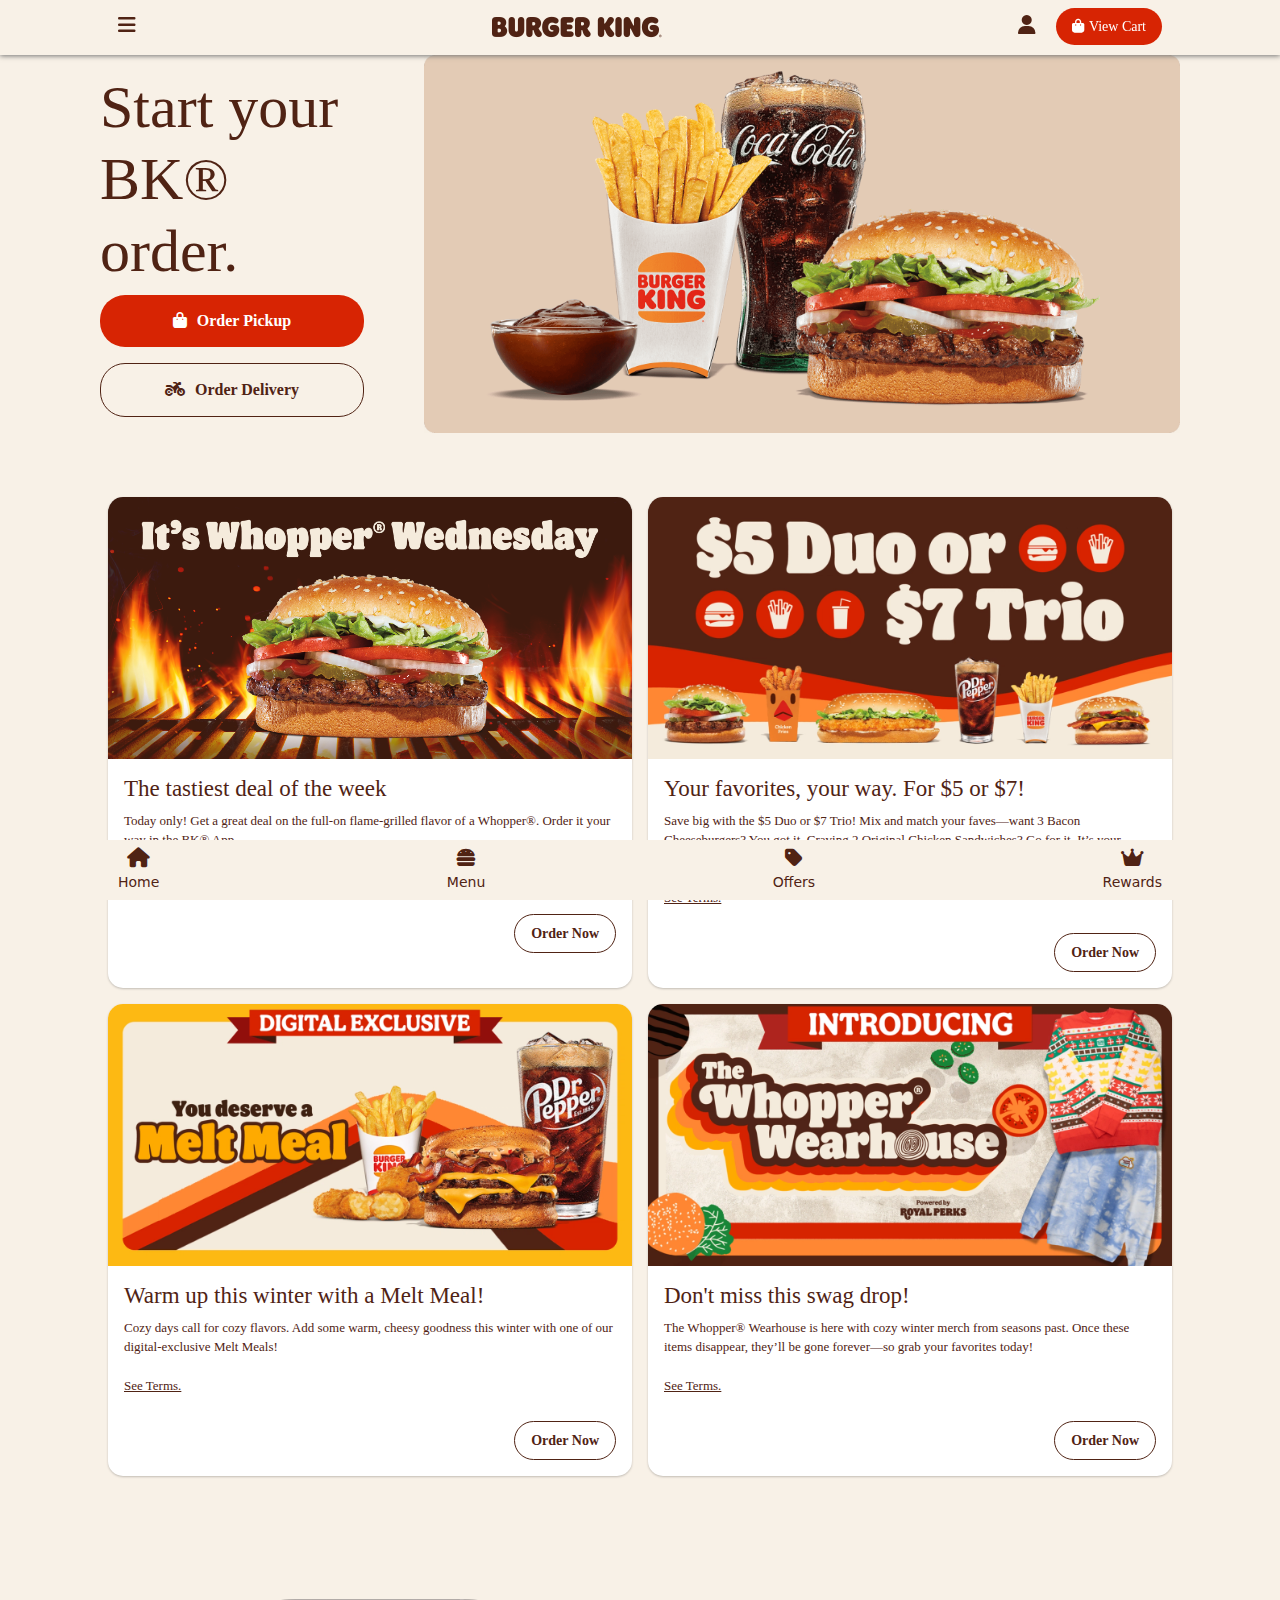
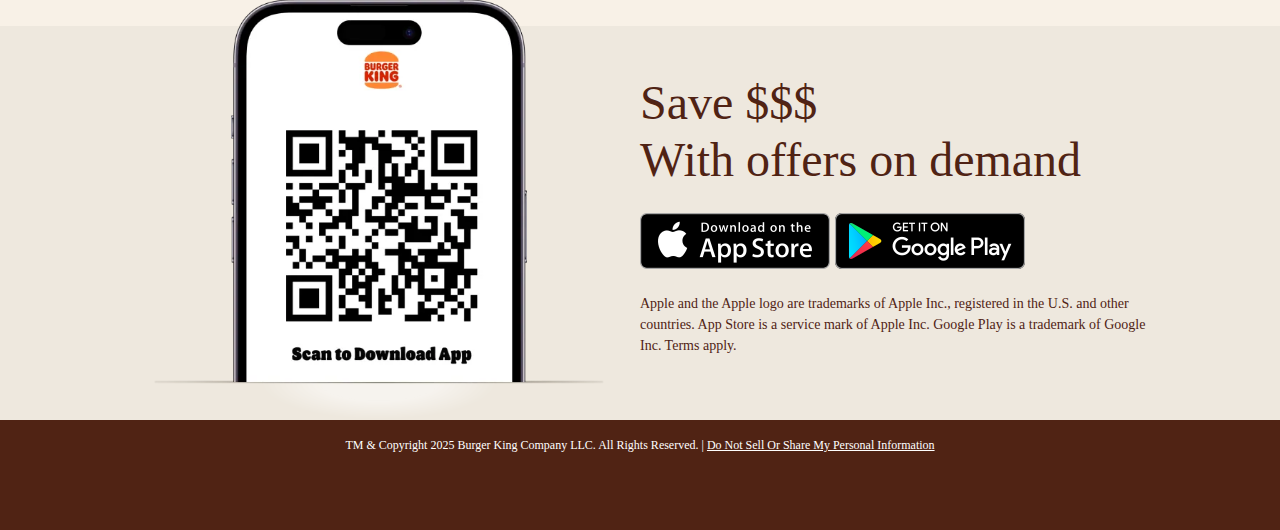
<file: index.html>
<!DOCTYPE html>
<html lang="en">
  <head>
    <meta charset="UTF-8" />
    <meta name="viewport" content="width=device-width, initial-scale=1.0" />
    <link
      href="https://cdn.jsdelivr.net/npm/bootstrap@5.3.3/dist/css/bootstrap.min.css"
      rel="stylesheet"
      integrity="sha384-QWTKZyjpPEjISv5WaRU9OFeRpok6YctnYmDr5pNlyT2bRjXh0JMhjY6hW+ALEwIH"
      crossorigin="anonymous"
    />
    <!-- Fontawesome Link -->
    <link
      rel="stylesheet"
      href="https://cdnjs.cloudflare.com/ajax/libs/font-awesome/6.7.2/css/all.min.css"
      integrity="sha512-Evv84Mr4kqVGRNSgIGL/F/aIDqQb7xQ2vcrdIwxfjThSH8CSR7PBEakCr51Ck+w+/U6swU2Im1vVX0SVk9ABhg=="
      crossorigin="anonymous"
      referrerpolicy="no-referrer"
    />
    <!-- External CSS File Link -->
    <link rel="stylesheet" href="./style.css" />
    <!-- Favicon -->
    <link
      rel="icon"
      type="image/x-icon"
      href="./images/logos & icons/bk-favicon.png"
    />
    <title>Burger King</title>
  </head>
  <body>

    <main>
      <!-- header start -->
      <section class="header">
        <div class="navbar container-lg px-lg-5 px-md-0 px-sm-0">
            <div class="menu">
              <a href="./pages/menu.html">
                <i class="fa-solid fa-bars header-icons"></i>
              </a>
              </div>
              <div class="logo-container">
                <img src="./images/logos & icons/bk-logo.png" alt="" class="logo" />
              </div>
              <div class="cart">
                <div class="acc-section mx-auto">
                  <label for="click"><i class="fa-solid fa-user header-icons"></i></label>
                  <input type="checkbox" id="click">
                  <div class="account container-fluid py-5">
                    <img src="./images/logos & icons/royal-perks-logo-acc.svg" alt="">
                    <p>Sign Up or Sign In</p>
                    <hr />
                    <div class="login-btns d-flex flex-column gap-3 justify-content-center align-items-center">
                      <div class="log-btn">
                        <i class="fa-brands fa-google"></i>
                        Continue with Google
                      </div>
                      <div class="log-btn">
                        <i class="fa-brands fa-apple"></i>
                        Continue with Apple
                      </div>
                      <div class="log-btn">
                        <i class="fa-solid fa-envelope"></i>
                        Continue with Email
                      </div>
                    </div>
                    <label for="click"><i class="fa-solid fa-xmark close"></i></label>
                  </div>
                </div>
                <button class="cart-btn">
                  <i class="fa-solid fa-bag-shopping"></i>View Cart
                </button>
              </div>
        </div>
      </section>
      <!-- header end -->

      <!-- body start -->
      <section class="body-container">
        <section class="hero-section container mx-auto">
          <div class="left d-flex flex-column justify-content-center mx-sm-auto">
            <h1 class="heading">Start your BK® order.</h1>
            <div class="btns-container d-flex flex-column gap-3">
              <button class="btns order-btn">
                <i class="fa-solid fa-bag-shopping"></i>Order Pickup
              </button>
              <button class="btns delivery-btn">
                <i class="fa-solid fa-motorcycle"></i>Order Delivery
              </button>
            </div>
          </div>
          <div class="right">
            <img src="./images/banners/hero-sec-banner.png" alt="" />
          </div>
        </section>
        <section class="deals-container mt-5 row g-3 container mx-auto">
          <div class="d-container col-lg-6 col-md-12 col-sm-12">
            <div class="deal bg-white">
              <div class="banner">
                <img src="./images/banners/deal-1.png" alt="">
              </div>
              <div class="description p-3">
                <h3 class="d-heading">The tastiest deal of the week</h3>
                <p class="d-detail">Today only! Get a great deal on the full-on flame-grilled flavor of a Whopper®. Order it your way in the BK® App.</p>
                <a href="#" class="d-terms">See Terms.</a>
                <div class="btn-cont d-flex justify-content-end mt-4">
                  <button class="btns d-btn">Order Now</button>
                </div>
              </div>
            </div>
          </div>
          <div class="d-container col-lg-6 col-md-12 col-sm-12">
            <div class="deal bg-white">
              <div class="banner">
                <img src="./images/banners/deal-2.png" alt="">
              </div>
              <div class="description p-3">
                <h3 class="d-heading">Your favorites, your way. For $5 or $7!</h3>
                <p class="d-detail">Save big with the $5 Duo or $7 Trio! Mix and match your faves—want 3 Bacon Cheeseburgers? You got it. Craving 2 Original Chicken Sandwiches? Go for it. It’s your choice—so Have It Your Way</p>
                <a href="#" class="d-terms">See Terms.</a>
                <div class="btn-cont d-flex justify-content-end mt-4">
                  <button class="btns d-btn">Order Now</button>
                </div>
              </div>
            </div>
          </div>
          <div class="d-container col-lg-6 col-md-12 col-sm-12">
            <div class="deal bg-white">
              <div class="banner">
                <img src="./images/banners/deal-3.png" alt="">
              </div>
              <div class="description p-3">
                <h3 class="d-heading">Warm up this winter with a Melt Meal!</h3>
                <p class="d-detail">Cozy days call for cozy flavors. Add some warm, cheesy goodness this winter with one of our digital-exclusive Melt Meals! </p>
                <a href="#" class="d-terms">See Terms.</a>
                <div class="btn-cont d-flex justify-content-end mt-4">
                  <button class="btns d-btn">Order Now</button>
                </div>
              </div>
            </div>
          </div>
          <div class="d-container col-lg-6 col-md-12 col-sm-12">
            <div class="deal bg-white">
              <div class="banner">
                <img src="./images/banners/deal-4.png" alt="">
              </div>
              <div class="description p-3">
                <h3 class="d-heading">Don't miss this swag drop!</h3>
                <p class="d-detail">The Whopper® Wearhouse is here with cozy winter merch from seasons past. Once these items disappear, they’ll be gone forever—so grab your favorites today!</p>
                <a href="#" class="d-terms">See Terms.</a>
                <div class="btn-cont d-flex justify-content-end mt-4">
                  <button class="btns d-btn">Order Now</button>
                </div>
              </div>
            </div>
          </div>
          </div>
        </section>
        <section class="app-section mx-auto">
          <div class="container px-lg-5 px-md-0 px-sm-0 d-flex align-items-center">
            <div class="left">
              <img src="./images/banners/app.png" alt="" class="app-banner">
              <img src="./images/banners/res-app.png" alt="" class="responsive-app">
            </div>
            <div class="right">
              <h1 class="heading app-heading">
                Save $$$<br />
                With offers on demand</h1>
                <div class="platforms my-4">
                  <img src="./images/logos & icons/app-store.png" alt="">
                  <img src="./images/logos & icons/google-play.png" alt="">
                </div>
                <p class="d-detail app-detail">Apple and the Apple logo are trademarks of Apple Inc., registered in the U.S. and other countries. App Store is a service mark of Apple Inc. Google Play is a trademark of Google Inc. Terms apply.</p>
            </div>
          </div>
        </section>
        <section class="copy py-3">
          <p class="copy-detail text-center text-white">
            TM & Copyright 2025 Burger King Company LLC. All Rights Reserved. | <a href="#" class="text-white">Do Not Sell Or Share My Personal Information</a>
          </p>
        </section>
      </section>
      <!-- body end -->

      <!-- footer start-->
      <footer class="container-fluid py-2">
        <div class="container foot-resp justify-content-between d-flex px-lg-5">
          <div class="nav-cont text-center">
            <i class="fa-solid fa-house"></i>
            <p>Home</p>
          </div>
          <div class="nav-cont text-center">
            <i class="fa-solid fa-burger"></i>
            <p>Menu</p>
          </div>
          <div class="nav-cont text-center">
            <i class="fa-solid fa-tag"></i>
            <p>Offers</p>
          </div>
          <div class="nav-cont text-center">
            <i class="fa-solid fa-crown"></i>
            <p>Rewards</p>
          </div>
        </div>
      </footer>
      <!-- footer end -->
    </main>

  </body>
  <script
    src="https://cdn.jsdelivr.net/npm/@popperjs/core@2.11.8/dist/umd/popper.min.js"
    integrity="sha384-I7E8VVD/ismYTF4hNIPjVp/Zjvgyol6VFvRkX/vR+Vc4jQkC+hVqc2pM8ODewa9r"
    crossorigin="anonymous"
  ></script>
  <script
    src="https://cdn.jsdelivr.net/npm/bootstrap@5.3.3/dist/js/bootstrap.min.js"
    integrity="sha384-0pUGZvbkm6XF6gxjEnlmuGrJXVbNuzT9qBBavbLwCsOGabYfZo0T0to5eqruptLy"
    crossorigin="anonymous"
  ></script>
</html>
</file>
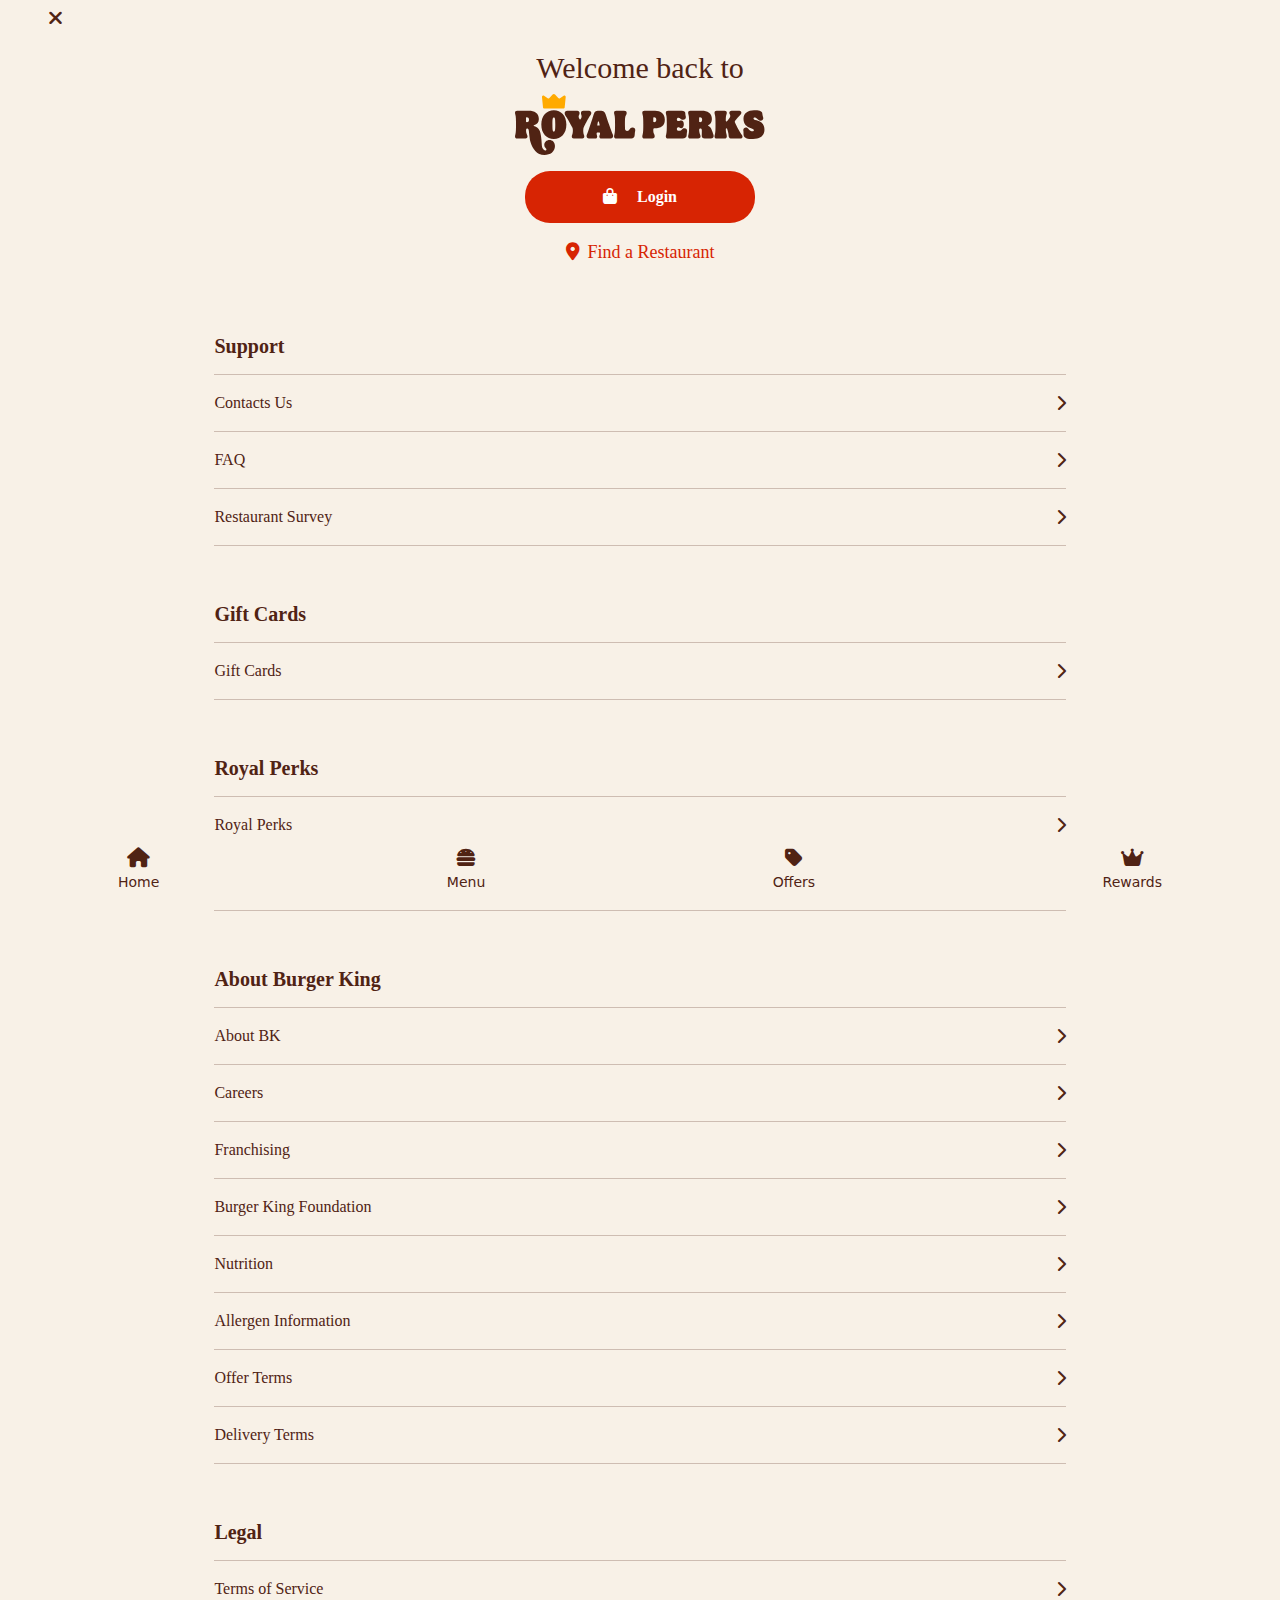
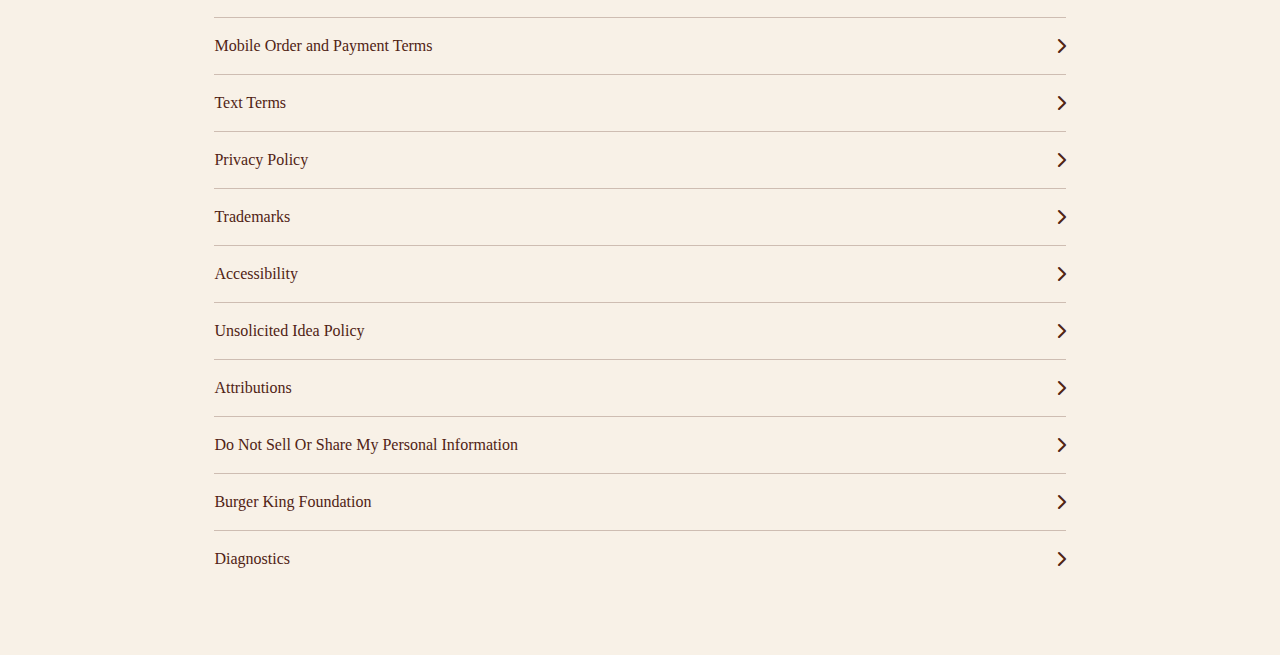
<file: pages/menu.html>
<!DOCTYPE html>
<html lang="en">
  <head>
    <meta charset="UTF-8" />
    <meta name="viewport" content="width=device-width, initial-scale=1.0" />
    <link
      href="https://cdn.jsdelivr.net/npm/bootstrap@5.3.3/dist/css/bootstrap.min.css"
      rel="stylesheet"
      integrity="sha384-QWTKZyjpPEjISv5WaRU9OFeRpok6YctnYmDr5pNlyT2bRjXh0JMhjY6hW+ALEwIH"
      crossorigin="anonymous"
    />
    <!-- Fontawesome Link -->
    <link
      rel="stylesheet"
      href="https://cdnjs.cloudflare.com/ajax/libs/font-awesome/6.7.2/css/all.min.css"
      integrity="sha512-Evv84Mr4kqVGRNSgIGL/F/aIDqQb7xQ2vcrdIwxfjThSH8CSR7PBEakCr51Ck+w+/U6swU2Im1vVX0SVk9ABhg=="
      crossorigin="anonymous"
      referrerpolicy="no-referrer"
    />
    <!-- External CSS File Link -->
    <link rel="stylesheet" href="../style.css" />
    <!-- Favicon -->
    <link
      rel="icon"
      type="image/x-icon"
      href="../images/logos & icons/bk-favicon.png"
    />
    <title>My Account</title>
  </head>
  <body>
    <main class="ac-page">
      <section class="body-container container-lg px-lg-5 px-md-0 px-sm-0">
        <div class="close-home py-2">
          <a href="../index.html"><i class="fa-solid fa-xmark"></i></a>
        </div>
        <div class="content">
          <h2 class="ac-heading">Welcome back to</h2>
          <img
            src="../images/logos & icons/royal-perks-logo-acc.svg"
            alt=""
            class="ac-img"
          />
          <button class="btns order-btn my-3">
            <i class="fa-solid fa-bag-shopping"></i>Login
          </button>
          <div class="find d-flex align-items-center gap-2">
            <i class="fa-solid fa-location-dot"></i>
            Find a Restaurant
          </div>
          <div class="links container px-lg-5 px-sm-0 px-md-0 py-5 mx-auto">
            <div class="link-container">
              <h4 class="text-start link-heading">Support</h4>
              <hr />
              <p
                class="link-p d-flex justify-content-between align-items-center"
              >
                Contacts Us <i class="fa-solid fa-chevron-right"></i>
              </p>
              <hr />
              <p
                class="link-p d-flex justify-content-between align-items-center"
              >
                FAQ <i class="fa-solid fa-chevron-right"></i>
              </p>
              <hr />
              <p
                class="link-p d-flex justify-content-between align-items-center"
              >
                Restaurant Survey <i class="fa-solid fa-chevron-right"></i>
              </p>
              <hr />
            </div>
            <div class="link-container">
              <h4 class="text-start link-heading">Gift Cards</h4>
              <hr />
              <p
                class="link-p d-flex justify-content-between align-items-center"
              >
                Gift Cards <i class="fa-solid fa-chevron-right"></i>
              </p>
              <hr />
            </div>
            <div class="link-container">
              <h4 class="text-start link-heading">Royal Perks</h4>
              <hr />
              <p
                class="link-p d-flex justify-content-between align-items-center"
              >
                Royal Perks <i class="fa-solid fa-chevron-right"></i>
              </p>
              <hr />
              <p
                class="link-p d-flex justify-content-between align-items-center"
              >
                Royal Perks Terms of Service
                <i class="fa-solid fa-chevron-right"></i>
              </p>
              <hr />
            </div>
            <div class="link-container">
              <h4 class="text-start link-heading">About Burger King</h4>
              <hr />
              <p
                class="link-p d-flex justify-content-between align-items-center"
              >
                About BK <i class="fa-solid fa-chevron-right"></i>
              </p>
              <hr />
              <p
                class="link-p d-flex justify-content-between align-items-center"
              >
                Careers
                <i class="fa-solid fa-chevron-right"></i>
              </p>
              <hr />
              <p
                class="link-p d-flex justify-content-between align-items-center"
              >
                Franchising
                <i class="fa-solid fa-chevron-right"></i>
              </p>
              <hr />
              <p
                class="link-p d-flex justify-content-between align-items-center"
              >
                Burger King Foundation
                <i class="fa-solid fa-chevron-right"></i>
              </p>
              <hr />
              <p
                class="link-p d-flex justify-content-between align-items-center"
              >
                Nutrition
                <i class="fa-solid fa-chevron-right"></i>
              </p>
              <hr />
              <p
                class="link-p d-flex justify-content-between align-items-center"
              >
                Allergen Information
                <i class="fa-solid fa-chevron-right"></i>
              </p>
              <hr />
              <p
                class="link-p d-flex justify-content-between align-items-center"
              >
                Offer Terms
                <i class="fa-solid fa-chevron-right"></i>
              </p>
              <hr />
              <p
                class="link-p d-flex justify-content-between align-items-center"
              >
                Delivery Terms
                <i class="fa-solid fa-chevron-right"></i>
              </p>
              <hr />
            </div>
            <div class="link-container">
              <h4 class="text-start link-heading">Legal</h4>
              <hr />
              <p
                class="link-p d-flex justify-content-between align-items-center"
              >
                Terms of Service <i class="fa-solid fa-chevron-right"></i>
              </p>
              <hr />
              <p
                class="link-p d-flex justify-content-between align-items-center"
              >
                Mobile Order and Payment Terms
                <i class="fa-solid fa-chevron-right"></i>
              </p>
              <hr />
              <p
                class="link-p d-flex justify-content-between align-items-center"
              >
                Text Terms
                <i class="fa-solid fa-chevron-right"></i>
              </p>
              <hr />
              <p
                class="link-p d-flex justify-content-between align-items-center"
              >
                Privacy Policy
                <i class="fa-solid fa-chevron-right"></i>
              </p>
              <hr />
              <p
                class="link-p d-flex justify-content-between align-items-center"
              >
                Trademarks
                <i class="fa-solid fa-chevron-right"></i>
              </p>
              <hr />
              <p
                class="link-p d-flex justify-content-between align-items-center"
              >
                Accessibility
                <i class="fa-solid fa-chevron-right"></i>
              </p>
              <hr />
              <p
                class="link-p d-flex justify-content-between align-items-center"
              >
                Unsolicited Idea Policy
                <i class="fa-solid fa-chevron-right"></i>
              </p>
              <hr />
              <p
                class="link-p d-flex justify-content-between align-items-center"
              >
                Attributions
                <i class="fa-solid fa-chevron-right"></i>
              </p>
              <hr />
              <p
                class="link-p d-flex justify-content-between align-items-center"
              >
                Do Not Sell Or Share My Personal Information
                <i class="fa-solid fa-chevron-right"></i>
              </p>
              <hr />
              <p
                class="link-p d-flex justify-content-between align-items-center"
              >
                Burger King Foundation
                <i class="fa-solid fa-chevron-right"></i>
              </p>
              <hr />
              <p
                class="link-p d-flex justify-content-between align-items-center"
              >
                Diagnostics

                <i class="fa-solid fa-chevron-right"></i>
              </p>
            </div>
          </div>
        </div>
      </section>
      <footer class="container-fluid py-2">
        <div class="container foot-resp justify-content-between d-flex px-lg-5">
          <div class="nav-cont text-center">
            <i class="fa-solid fa-house"></i>
            <p>Home</p>
          </div>
          <div class="nav-cont text-center">
            <i class="fa-solid fa-burger"></i>
            <p>Menu</p>
          </div>
          <div class="nav-cont text-center">
            <i class="fa-solid fa-tag"></i>
            <p>Offers</p>
          </div>
          <div class="nav-cont text-center">
            <i class="fa-solid fa-crown"></i>
            <p>Rewards</p>
          </div>
        </div>
      </footer>
    </main>
  </body>
</html>
</file>
<file: style.css>
@import url(https://db.onlinewebfonts.com/c/565a681be0eb6f1d92c6bc57c629ea35?family=Flame+Bold);

@import url(https://db.onlinewebfonts.com/c/29eee6d957e73039264c9de9fd949d20?family=Flame+Sans);

:root {
  --theme-color-1: #502314;
  --theme-color-2: #f8f1e7;
  --theme-color-3: #d72403;
  --hover-color: #a71b00;
  --white-color: #fff;
}

* {
  padding: 0;
  margin: 0;
  box-sizing: border-box;
}

/* Account section */

.account {
  background-color: var(--theme-color-2);
  height: 500px;
  /* position: sticky;
  bottom: 0; */
  display: flex;
  flex-direction: column;
  justify-content: center;
  align-items: center;
  border-top-left-radius: 25px;
  border-top-right-radius: 25px;
  display: none;
}

.account img {
  width: 220px;
}

.account p {
  color: var(--theme-color-1);
  font-size: 16px;
  font-weight: 500;
}

.account hr {
  width: 250px;
  margin: 20px auto;
}

.log-btn {
  border: 1px solid var(--theme-color-1);
  color: var(--theme-color-1);
  border-radius: 25px;
  padding: 8px 16px;
  width: 250px;
  text-align: center;
  transition: all ease 0.3s;
}

.log-btn:hover {
  background-color: #dfd2c8;
  cursor: pointer;
}

#click {
  display: none;
}

#click:checked ~ .account {
  text-align: center;
  z-index: -2;
  display: block;
  position: absolute;
  top: 300px;
  height: 500px;
  width: 100%;
  left: 0;
  -webkit-box-shadow: 0px 2px 5px 0px rgba(0, 0, 0, 0.75);
  -moz-box-shadow: 0px 2px 5px 0px rgba(0, 0, 0, 0.75);
  box-shadow: 0px 2px 5px 0px rgba(0, 0, 0, 0.75);
}

.close {
  position: absolute;
  top: 20px;
  right: 30px;
  font-size: 20px;
  color: var(--theme-color-1);
}

#close:checked ~ .acc-section {
  display: none;
}

/* Header */

main {
  max-width: 100%;
  background-color: var(--theme-color-2);
}

main .header {
  background-color: var(--theme-color-2);
  top: 0;
  position: sticky;
  height: 55px;
  -webkit-box-shadow: 0px 1px 5px 0px rgba(117, 117, 117, 1);
  -moz-box-shadow: 0px 1px 5px 0px rgba(117, 117, 117, 1);
  box-shadow: 0px 1px 5px 0px rgba(117, 117, 117, 1);
}

main .header .navbar {
  display: flex;
  justify-content: space-between;
  align-items: center;
}

main .header .navbar .menu i:hover {
  cursor: pointer;
}

main .header .navbar .header-icons {
  font-size: 20px;
  color: var(--theme-color-1);
}

main .header .navbar .cart {
  display: flex;
  gap: 20px;
  align-items: center;
}

main .header .navbar .cart i:hover {
  cursor: pointer;
}

main .header .navbar .cart .cart-btn {
  border: none;
  background-color: var(--theme-color-3);
  color: var(--white-color);
  padding: 8px 16px;
  border-radius: 25px;
  transition: all ease 0.3s;
  font-family: "Flame Sans";
  font-weight: 500;
  font-size: 14px;
}

main .header .navbar .cart .cart-btn i {
  padding-right: 5px;
}

main .header .navbar .cart .cart-btn:hover {
  cursor: pointer;
  background-color: var(--hover-color);
}

/* Body */

main .body-container {
  max-width: 100%;
}

main .body-container .hero-section {
  padding: 0px 100px;
  max-width: 100%;
  display: flex;
}

main .body-container .hero-section .left {
  padding-right: 60px;
  width: 30%;
}

main .body-container .hero-section .right {
  width: 70%;
}

main .body-container .hero-section .right img {
  width: 100%;
}

.heading {
  font-size: 60px;
  font-family: "Flame Bold";
  color: var(--theme-color-1);
}

.btns {
  font-size: 16px;
  font-family: "Flame Sans";
  font-weight: 600;
  padding: 14px 16px;
  border: none;
  background-color: transparent;
  color: var(--white-color);
  border-radius: 25px;
}

.btns-container .btns i {
  padding-right: 10px;
}

.order-btn {
  transition: all ease 0.3s;
  background-color: var(--theme-color-3);
}

.order-btn:hover {
  background-color: var(--hover-color);
}

.btns-container .delivery-btn {
  transition: all ease 0.3s;
  border: 1px solid var(--theme-color-1);
  color: var(--theme-color-1);
}

.btns-container .delivery-btn:hover {
  background-color: #dfd2c8;
}

/* deals section*/

.deals-container {
  padding: 0px 100px;
  max-width: 100%;
}

.deal {
  height: 100%;
  border-radius: 15px;
}

.banner img {
  border-top-right-radius: 15px;
  border-top-left-radius: 15px;
  width: 100%;
}

.deal {
  background-color: var(--white-color);
  box-shadow: rgba(0, 0, 0, 0.22) 0px 1px 2.22px;
}

.d-heading {
  font-family: "Flame Bold";
  /* font-family: "Flame Sans"; */
  font-weight: 200;
  font-size: 23px;
  color: var(--theme-color-1);
}

.d-detail,
.d-terms {
  font-family: "Flame Sans";
  font-weight: 200;
  font-size: 13px;
  color: var(--theme-color-1);
}

.d-btn {
  transition: all ease 0.3s;
  color: var(--theme-color-1);
  border: 1px solid var(--theme-color-1);
  padding: 8px 16px;
  font-size: 14px;
}

.d-btn:hover {
  background-color: #dfd2c8;
}

/* app section */

.app-section {
  background-color: #eee8de;
  margin-top: 150px;
}

.app-section .container .left .app-banner {
  margin-top: -50px;
  width: 450px;
}

.app-section .container .left {
  text-align: center;
  width: 50%;
}

.app-section .container .right {
  width: 50%;
}

.app-heading {
  font-size: 48px;
}

.app-detail {
  font-size: 14px;
}

/* copyright section */

.copy {
  background-color: var(--theme-color-1);
  height: 110px;
}

.copy-detail {
  font-family: "Flame Sans";
  font-size: 12px;
}

/* footer */

footer {
  z-index: 1;
  left: 0;
  right: 0;
  background-color: #f8f1e7;
  bottom: 0;
  position: fixed;
  height: 60px;
  max-width: 100%;
}

.foot-resp {
  width: 100%;
}

.nav-cont:hover {
  cursor: pointer;
}

.nav-cont i {
  color: var(--theme-color-1);
  font-size: 20px;
}

.nav-cont p {
  color: var(--theme-color-1);
  font-size: 14px;
}

.responsive-app {
  display: none;
}

.close-home {
  position: sticky;
  top: 0;
  left: 0;
  height: 50px;
  background-color: var(--theme-color-2);
}

.close-home a i {
  color: var(--theme-color-1);
  font-size: 20px;
}

.content {
  display: flex;
  flex-direction: column;
  align-items: center;
  text-align: center;
}

.content button {
  width: 230px;
}

.content button i {
  padding-right: 20px;
}

.ac-heading {
  font-size: 30px;
  color: var(--theme-color-1);
  font-family: "Flame Bold";
}

.ac-img {
  width: 250px;
}

.find {
  color: #d72403;
  font-size: 18px;
  font-family: "Flame Sans";
}

.links {
  width: 80%;
}

.link-container {
  padding: 20px 0px;
}

.link-container hr {
  color: var(--theme-color-1);
}

.link-heading {
  font-family: "Flame Sans";
  font-size: 20px;
  color: var(--theme-color-1);
  font-weight: 600;
}

.link-p {
  font-size: 16px;
  color: var(--theme-color-1);
  font-family: "Flame Sans";
}

/* responsive */

@media only screen and (max-width: 480px) {

  main .body-container .hero-section {
    padding: 0;
    display: flex;
    flex-direction: column-reverse;
  }

  main .body-container .hero-section .left {
    margin: 0px auto;
    width: 100%;
  }

  main .body-container .hero-section .left .heading {
    font-size: 30px;
    text-align: center;
  }

  main .body-container .hero-section .left {
    padding: 20px;
    width: 100%;
  }

  main .body-container .hero-section .right {
    width: 100%;
  }

  main .body-container .hero-section .right img {
    width: 100%;
  }

  .app-section {
    padding: 30px 0px;
  }

  .app-section .container .left .app-banner {
    display: none;
  }

  .app-section .right {
    padding-left: 20px;
  }

  .responsive-app {
    margin-left: -20px;
    width: 200px;
    display: block;
  }

  .app-heading {
    font-size: 25px;
  }

  .platforms {
    display: flex;
    gap: 10px;
  }

  .platforms img {
    width: 100px;
  }

  .copy {
    height: 120px;
  }
}

/* @media only screen and (max-width: 768px) {
  main .body-container {
    width: 100%;
  }

  main .body-container .hero-section {
    padding: 0;
    display: flex;
    flex-direction: column-reverse;
  }

  main .body-container .hero-section .left {
    margin: 0px auto;
    width: 100%;
  }

  main .body-container .hero-section .left .heading {
    font-size: 30px;
    text-align: center;
  }

  main .body-container .hero-section .left {
    padding: 10px;
    width: 100%;
  }

  main .body-container .hero-section .right {
    width: 100%;
  }

  main .body-container .hero-section .right img {
    width: 100%;
  }

  .app-section {
    padding: 30px 0px;
  }

  .app-section .container .left .app-banner {
    display: none;
  }

  .app-section .right {
    padding-left: 20px;
  }

  .responsive-app {
    margin-left: -20px;
    width: 200px;
    display: block;
  }

  .app-heading {
    font-size: 25px;
  }

  .platforms {
    display: flex;
    gap: 10px;
  }

  .platforms img {
    width: 100px;
  }

  .copy {
    height: 120px;
  }

  .deals-container {
    width: 100%;
  }

  .banner img {
    width: 100%;
  }

  .deal {
    width: 100%;
  }
} */

/* Responsive Design */
@media (max-width: 768px) {
  /* Navbar */

  .header {
    width: 100%;
    padding: 10px 20px;
  }

  .navbar {
    display: flex;
    justify-content: space-between;
    align-items: center;
  }

  .menu {
    flex: 1;
    /* border: 1px solid red; */
  }

  .logo-container {
    flex: 1;
    /* border: 1px solid red; */
  }

  .cart {
    flex: 1;
    /* border: 1px solid red; */
  }

  .cart-btn {
    display: none;
  }


  /* account page */

  .ac-page .body-container {
    padding: 20px;
    width: 100%;
  }

  .link-p {
    text-align: start;
  }

  .ac-heading {
    font-size: 25px;
  }

  .content img {
    width: 200px;
  }

  .content button {
    padding: 7px 0px;
    width: 150px;
  }

  .find {
    font-size: 15px;
  }

  .ac-img {
    max-width: 100%;
    height: auto;
  }

  .link-container {
    padding: 0px;
    /* margin-left: -70px; */
    width: 250px;
  }

  /* .link-container {
    padding: 0.5rem;
  } */

  .link-heading {
    font-size: 1.2rem;
  }

  .link-p {
    font-size: 0.9rem;
  }

  .footer-resp {
    flex-direction: column;
    gap: 1rem;
    align-items: center;
  }

  .nav-cont {
    flex: 1;
  }

  .order-btn {
    width: 100%;
    font-size: 1rem;
  }

  /*Body adjustments */

  .body-container {
    padding: 0px;
  }

  main .body-container .hero-section {
    padding: 0;
    display: flex;
    flex-direction: column-reverse;
  }

  main .body-container .hero-section .left {
    margin: 0px auto;
    width: 100%;
  }

  .navbar {
    flex-wrap: wrap;
    justify-content: space-between;
    padding: 10px;
  }

  .logo-container img {
    max-width: 100px;
  }

  .header-icons {
    font-size: 1.5rem;
  }

  /* Hero section */
  .hero-section {
    flex-direction: column;
    align-items: center;
    text-align: center;
  }

  .hero-section .left {
    padding: 20px;
  }

  .hero-section .right img {
    max-width: 100%;
    height: auto;
  }

  /* Deals section */
  .deals-container {
    padding: 10px;
  }

  .deal {
    margin: 0 auto;
  }

  .d-heading {
    font-size: 1.2rem;
  }

  .d-detail {
    font-size: 0.9rem;
  }

  .btn-cont button {
    padding: 8px 12px;
    font-size: 0.9rem;
  }

  /* App section */
  .app-section {
    flex-direction: column;
    text-align: center;
  }

  .app-section .left img {
    max-width: 80%;
    height: auto;
    margin: 0 auto;
  }

  .app-section .right {
    padding: 20px;
  }

  .app-heading {
    font-size: 1.5rem;
  }

  .platforms img {
    max-width: 70px;
  }

  /* copyright section */

  .copy {
    padding: 0px 10px;
  }

  /* Footer */
  footer {
    padding: 15px;
    text-align: center;
  }

  .foot-resp {
    flex-wrap: wrap;
    justify-content: center;
  }

  .nav-cont {
    margin: 10px;
  }
}

@media (max-width: 480px) {
  .hero-section h1 {
    font-size: 1.5rem;
  }

  .hero-section button {
    font-size: 0.8rem;
    padding: 10px;
  }

  .log-btn {
    font-size: 0.8rem;
    padding: 6px;
  }

  .deal {
    width: 100%;
    padding: 10px;
  }

  .d-detail {
    font-size: 0.8rem;
  }
}
</file>
